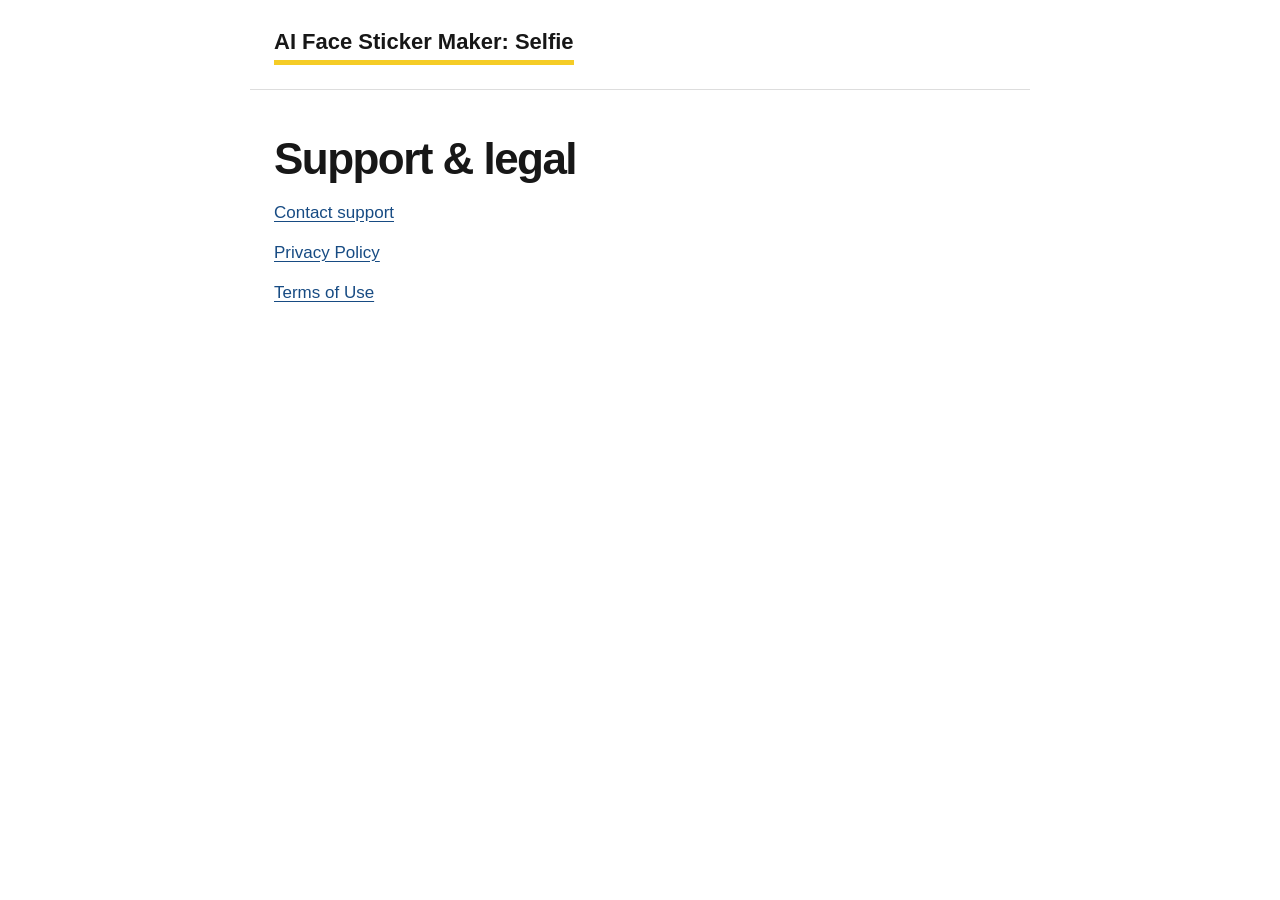
<file: index.html>
<!doctype html><html lang="en"><head><meta charset="utf-8"><meta name="viewport" content="width=device-width, initial-scale=1"><title>AI Face Sticker Maker: Selfie — Support &amp; Legal</title><link rel="stylesheet" href="styles.css"></head><body><header><span class="brand">AI Face Sticker Maker: Selfie</span></header><main><h1>Support &amp; legal</h1><p><a href="support/">Contact support</a></p><p><a href="privacy/">Privacy Policy</a></p><p><a href="terms/">Terms of Use</a></p></main></body></html>
</file>
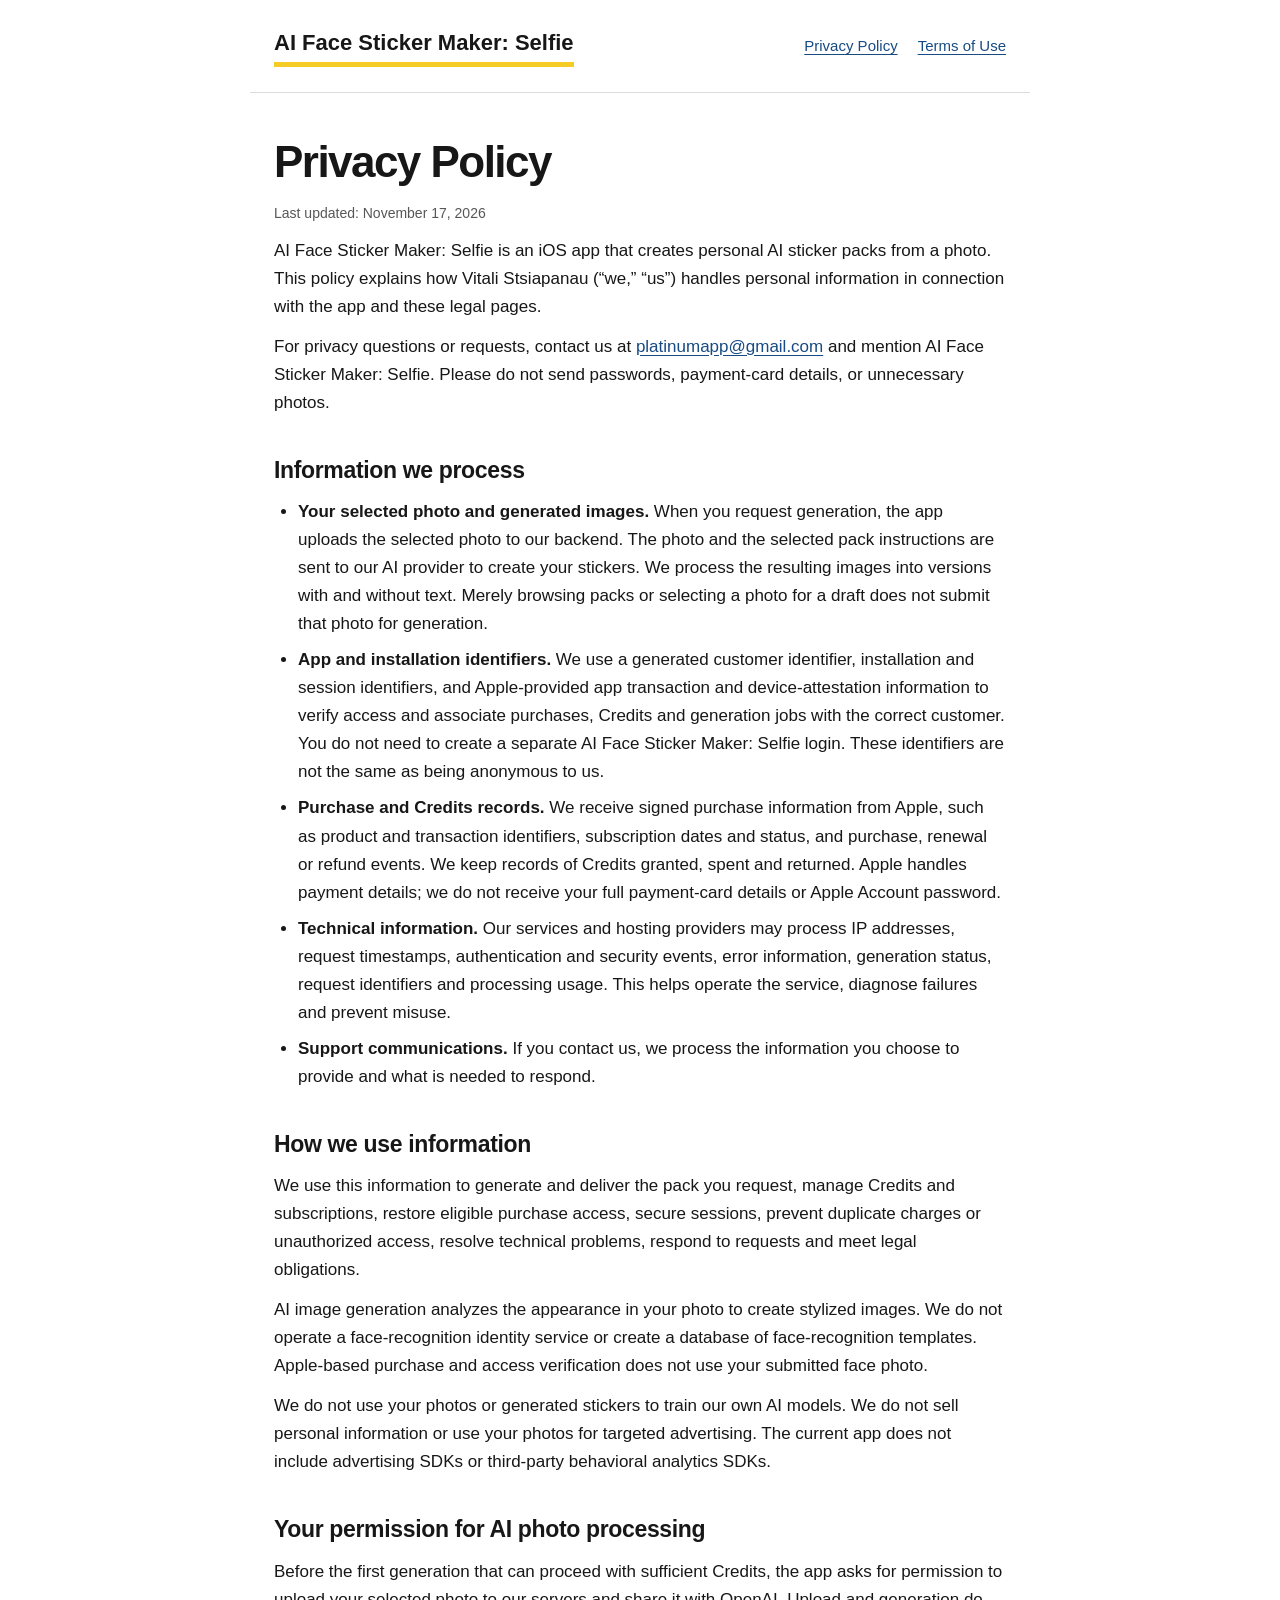
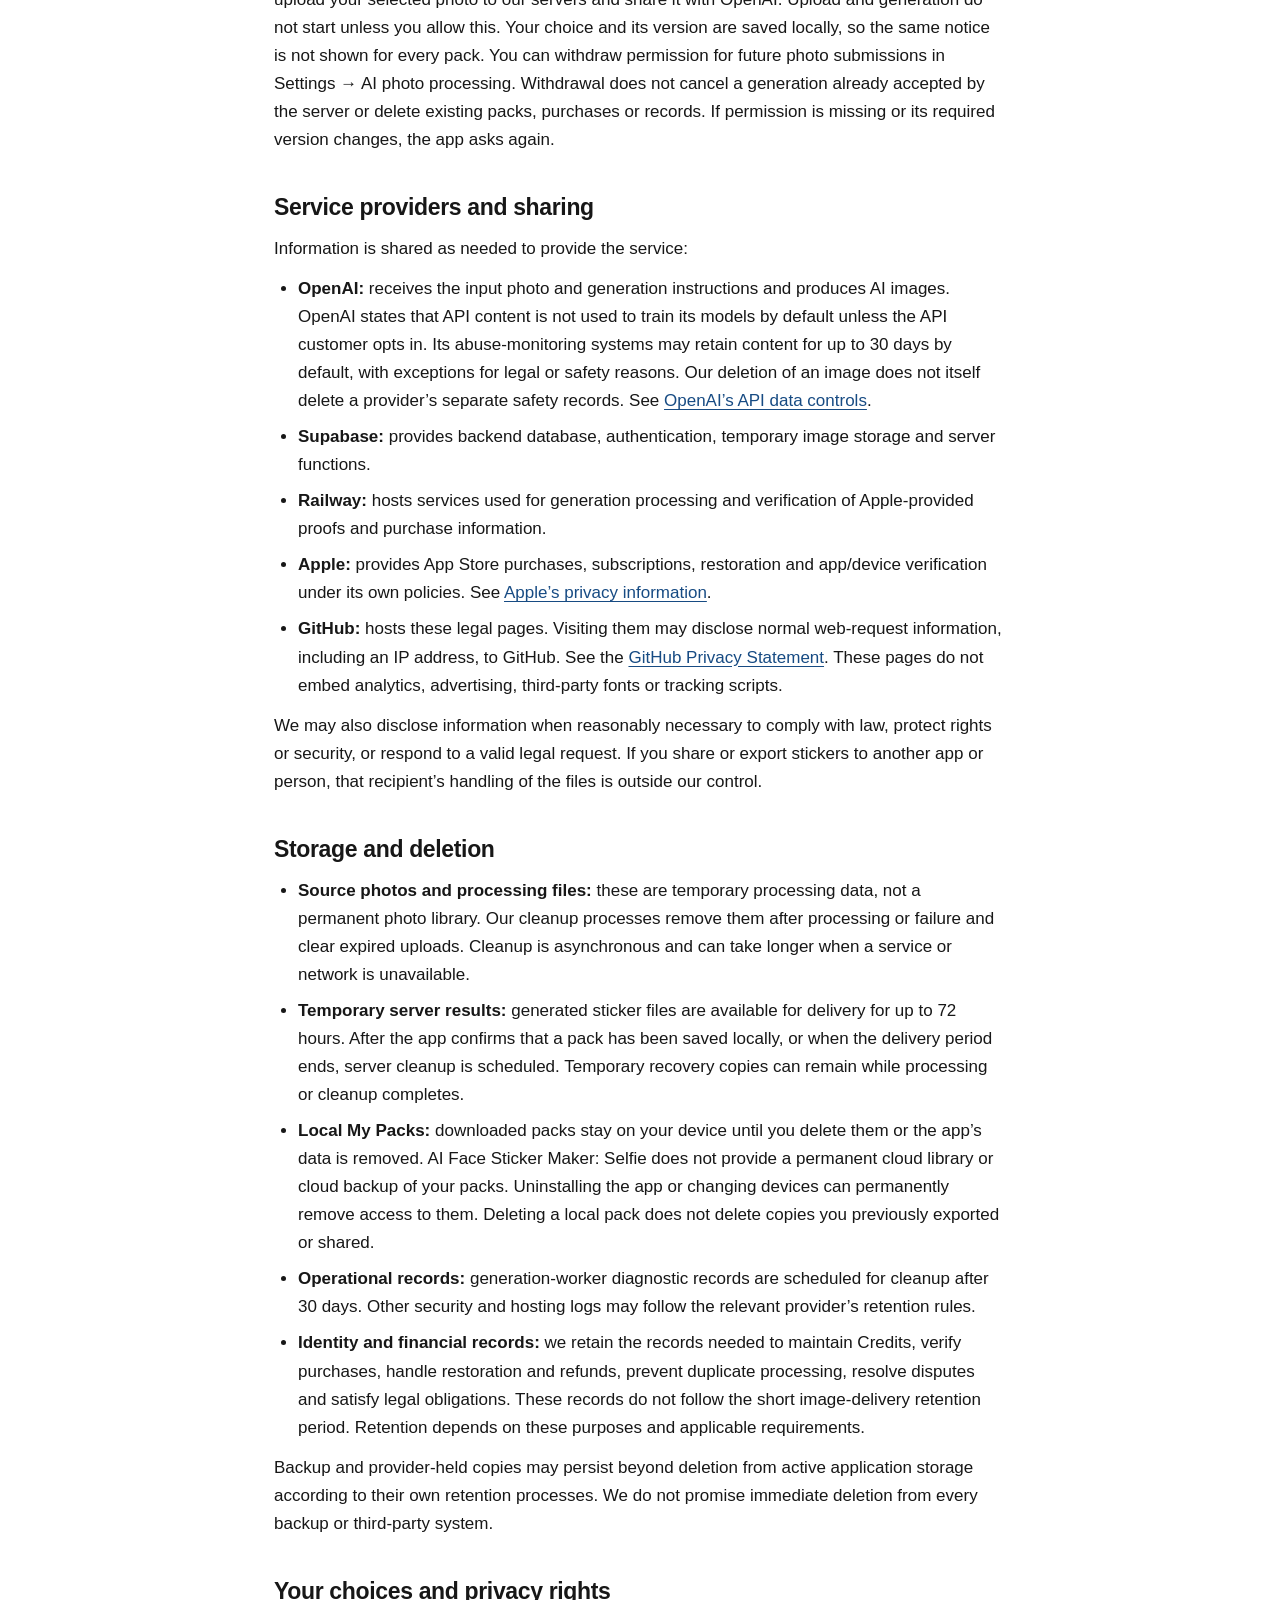
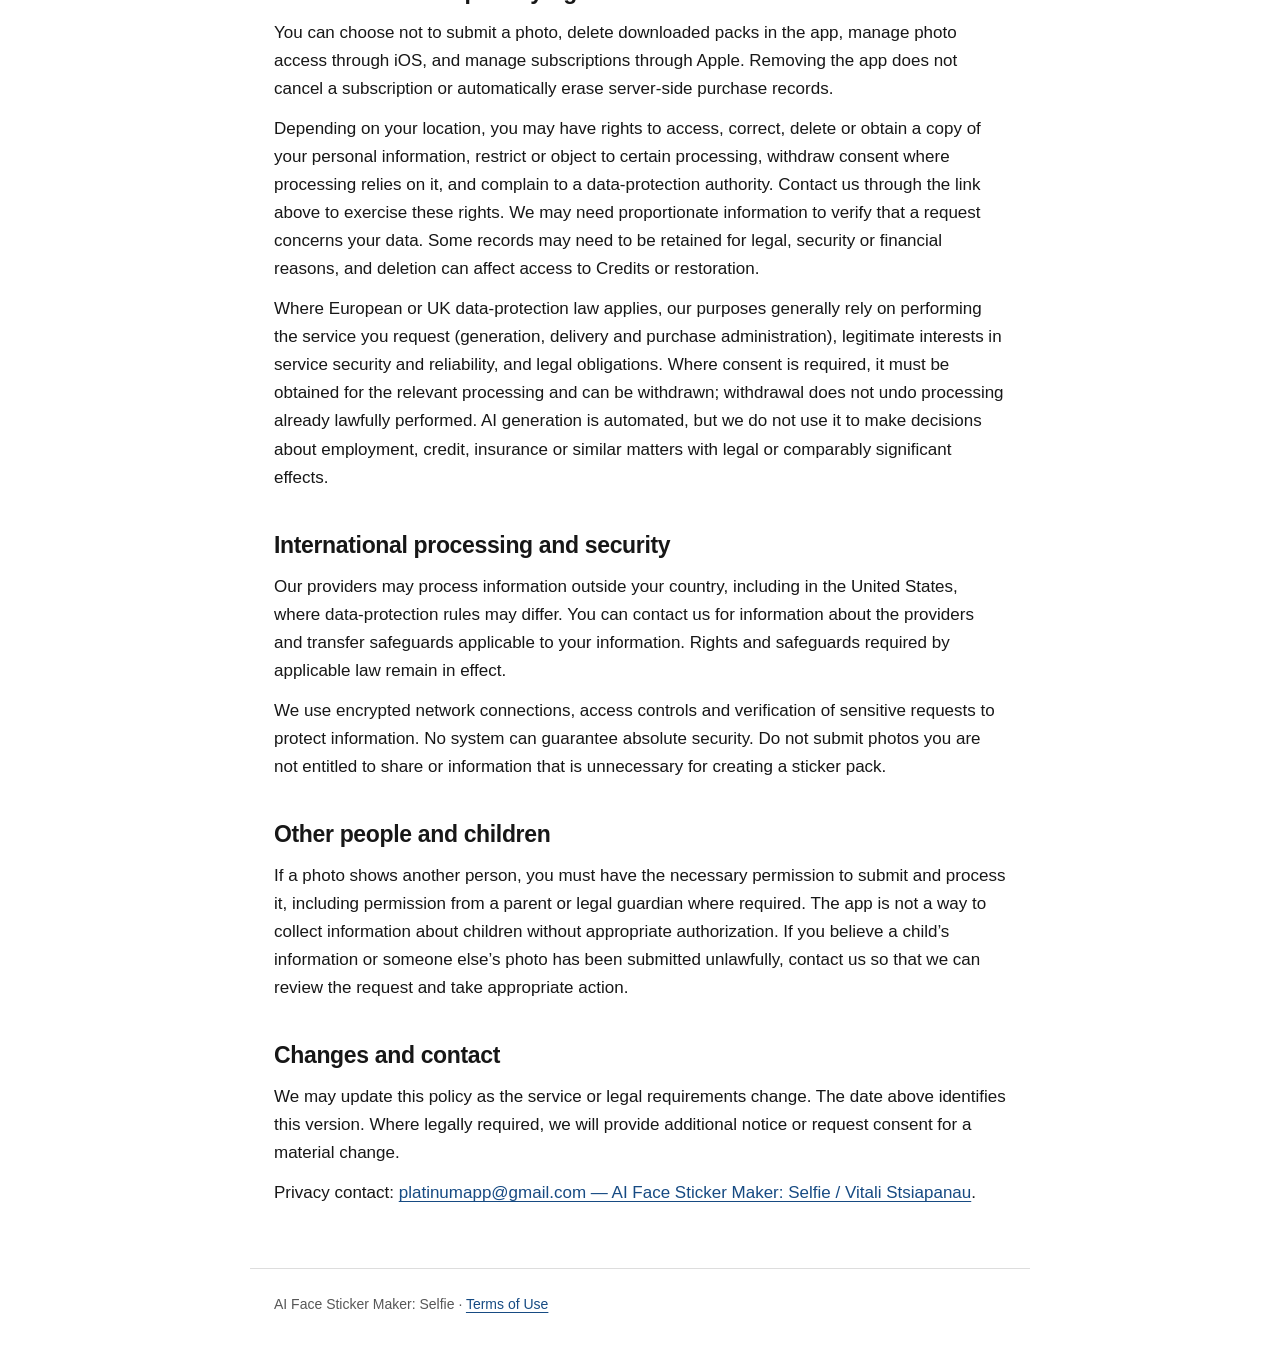
<file: privacy/index.html>
<!doctype html>
<html lang="en">
<head>
<meta charset="utf-8"><meta name="viewport" content="width=device-width, initial-scale=1">
<meta name="description" content="How AI Face Sticker Maker: Selfie handles photos, AI-generated stickers, purchases, identifiers and privacy requests.">
<title>Privacy Policy — AI Face Sticker Maker: Selfie</title><link rel="stylesheet" href="../styles.css">
</head>
<body>
<a class="skip" href="#content">Skip to content</a>
<header><a class="brand" href="../">AI Face Sticker Maker: Selfie</a><nav aria-label="Legal documents"><a href="./" aria-current="page">Privacy Policy</a><a href="../terms/">Terms of Use</a></nav></header>
<main id="content">
<h1>Privacy Policy</h1>
<p class="meta">Last updated: November 17, 2026</p>
<p>AI Face Sticker Maker: Selfie is an iOS app that creates personal AI sticker packs from a photo. This policy explains how Vitali Stsiapanau (“we,” “us”) handles personal information in connection with the app and these legal pages.</p>
<p>For privacy questions or requests, contact us at <a href="mailto:platinumapp@gmail.com">platinumapp@gmail.com</a> and mention AI Face Sticker Maker: Selfie. Please do not send passwords, payment-card details, or unnecessary photos.</p>
<h2>Information we process</h2>
<ul>
<li><strong>Your selected photo and generated images.</strong> When you request generation, the app uploads the selected photo to our backend. The photo and the selected pack instructions are sent to our AI provider to create your stickers. We process the resulting images into versions with and without text. Merely browsing packs or selecting a photo for a draft does not submit that photo for generation.</li>
<li><strong>App and installation identifiers.</strong> We use a generated customer identifier, installation and session identifiers, and Apple-provided app transaction and device-attestation information to verify access and associate purchases, Credits and generation jobs with the correct customer. You do not need to create a separate AI Face Sticker Maker: Selfie login. These identifiers are not the same as being anonymous to us.</li>
<li><strong>Purchase and Credits records.</strong> We receive signed purchase information from Apple, such as product and transaction identifiers, subscription dates and status, and purchase, renewal or refund events. We keep records of Credits granted, spent and returned. Apple handles payment details; we do not receive your full payment-card details or Apple Account password.</li>
<li><strong>Technical information.</strong> Our services and hosting providers may process IP addresses, request timestamps, authentication and security events, error information, generation status, request identifiers and processing usage. This helps operate the service, diagnose failures and prevent misuse.</li>
<li><strong>Support communications.</strong> If you contact us, we process the information you choose to provide and what is needed to respond.</li>
</ul>
<h2>How we use information</h2>
<p>We use this information to generate and deliver the pack you request, manage Credits and subscriptions, restore eligible purchase access, secure sessions, prevent duplicate charges or unauthorized access, resolve technical problems, respond to requests and meet legal obligations.</p>
<p>AI image generation analyzes the appearance in your photo to create stylized images. We do not operate a face-recognition identity service or create a database of face-recognition templates. Apple-based purchase and access verification does not use your submitted face photo.</p>
<p>We do not use your photos or generated stickers to train our own AI models. We do not sell personal information or use your photos for targeted advertising. The current app does not include advertising SDKs or third-party behavioral analytics SDKs.</p>
<h2>Your permission for AI photo processing</h2>
<p>Before the first generation that can proceed with sufficient Credits, the app asks for permission to upload your selected photo to our servers and share it with OpenAI. Upload and generation do not start unless you allow this. Your choice and its version are saved locally, so the same notice is not shown for every pack. You can withdraw permission for future photo submissions in Settings → AI photo processing. Withdrawal does not cancel a generation already accepted by the server or delete existing packs, purchases or records. If permission is missing or its required version changes, the app asks again.</p>
<h2>Service providers and sharing</h2>
<p>Information is shared as needed to provide the service:</p>
<ul>
<li><strong>OpenAI:</strong> receives the input photo and generation instructions and produces AI images. OpenAI states that API content is not used to train its models by default unless the API customer opts in. Its abuse-monitoring systems may retain content for up to 30 days by default, with exceptions for legal or safety reasons. Our deletion of an image does not itself delete a provider’s separate safety records. See <a href="https://developers.openai.com/api/docs/guides/your-data">OpenAI’s API data controls</a>.</li>
<li><strong>Supabase:</strong> provides backend database, authentication, temporary image storage and server functions.</li>
<li><strong>Railway:</strong> hosts services used for generation processing and verification of Apple-provided proofs and purchase information.</li>
<li><strong>Apple:</strong> provides App Store purchases, subscriptions, restoration and app/device verification under its own policies. See <a href="https://www.apple.com/legal/privacy/">Apple’s privacy information</a>.</li>
<li><strong>GitHub:</strong> hosts these legal pages. Visiting them may disclose normal web-request information, including an IP address, to GitHub. See the <a href="https://docs.github.com/en/site-policy/privacy-policies/github-general-privacy-statement">GitHub Privacy Statement</a>. These pages do not embed analytics, advertising, third-party fonts or tracking scripts.</li>
</ul>
<p>We may also disclose information when reasonably necessary to comply with law, protect rights or security, or respond to a valid legal request. If you share or export stickers to another app or person, that recipient’s handling of the files is outside our control.</p>
<h2>Storage and deletion</h2>
<ul>
<li><strong>Source photos and processing files:</strong> these are temporary processing data, not a permanent photo library. Our cleanup processes remove them after processing or failure and clear expired uploads. Cleanup is asynchronous and can take longer when a service or network is unavailable.</li>
<li><strong>Temporary server results:</strong> generated sticker files are available for delivery for up to 72 hours. After the app confirms that a pack has been saved locally, or when the delivery period ends, server cleanup is scheduled. Temporary recovery copies can remain while processing or cleanup completes.</li>
<li><strong>Local My Packs:</strong> downloaded packs stay on your device until you delete them or the app’s data is removed. AI Face Sticker Maker: Selfie does not provide a permanent cloud library or cloud backup of your packs. Uninstalling the app or changing devices can permanently remove access to them. Deleting a local pack does not delete copies you previously exported or shared.</li>
<li><strong>Operational records:</strong> generation-worker diagnostic records are scheduled for cleanup after 30 days. Other security and hosting logs may follow the relevant provider’s retention rules.</li>
<li><strong>Identity and financial records:</strong> we retain the records needed to maintain Credits, verify purchases, handle restoration and refunds, prevent duplicate processing, resolve disputes and satisfy legal obligations. These records do not follow the short image-delivery retention period. Retention depends on these purposes and applicable requirements.</li>
</ul>
<p>Backup and provider-held copies may persist beyond deletion from active application storage according to their own retention processes. We do not promise immediate deletion from every backup or third-party system.</p>
<h2>Your choices and privacy rights</h2>
<p>You can choose not to submit a photo, delete downloaded packs in the app, manage photo access through iOS, and manage subscriptions through Apple. Removing the app does not cancel a subscription or automatically erase server-side purchase records.</p>
<p>Depending on your location, you may have rights to access, correct, delete or obtain a copy of your personal information, restrict or object to certain processing, withdraw consent where processing relies on it, and complain to a data-protection authority. Contact us through the link above to exercise these rights. We may need proportionate information to verify that a request concerns your data. Some records may need to be retained for legal, security or financial reasons, and deletion can affect access to Credits or restoration.</p>
<p>Where European or UK data-protection law applies, our purposes generally rely on performing the service you request (generation, delivery and purchase administration), legitimate interests in service security and reliability, and legal obligations. Where consent is required, it must be obtained for the relevant processing and can be withdrawn; withdrawal does not undo processing already lawfully performed. AI generation is automated, but we do not use it to make decisions about employment, credit, insurance or similar matters with legal or comparably significant effects.</p>
<h2>International processing and security</h2>
<p>Our providers may process information outside your country, including in the United States, where data-protection rules may differ. You can contact us for information about the providers and transfer safeguards applicable to your information. Rights and safeguards required by applicable law remain in effect.</p>
<p>We use encrypted network connections, access controls and verification of sensitive requests to protect information. No system can guarantee absolute security. Do not submit photos you are not entitled to share or information that is unnecessary for creating a sticker pack.</p>
<h2>Other people and children</h2>
<p>If a photo shows another person, you must have the necessary permission to submit and process it, including permission from a parent or legal guardian where required. The app is not a way to collect information about children without appropriate authorization. If you believe a child’s information or someone else’s photo has been submitted unlawfully, contact us so that we can review the request and take appropriate action.</p>
<h2>Changes and contact</h2>
<p>We may update this policy as the service or legal requirements change. The date above identifies this version. Where legally required, we will provide additional notice or request consent for a material change.</p>
<p>Privacy contact: <a href="mailto:platinumapp@gmail.com">platinumapp@gmail.com — AI Face Sticker Maker: Selfie / Vitali Stsiapanau</a>.</p>
</main>
<footer>AI Face Sticker Maker: Selfie · <a href="../terms/">Terms of Use</a></footer>
</body></html>
</file>
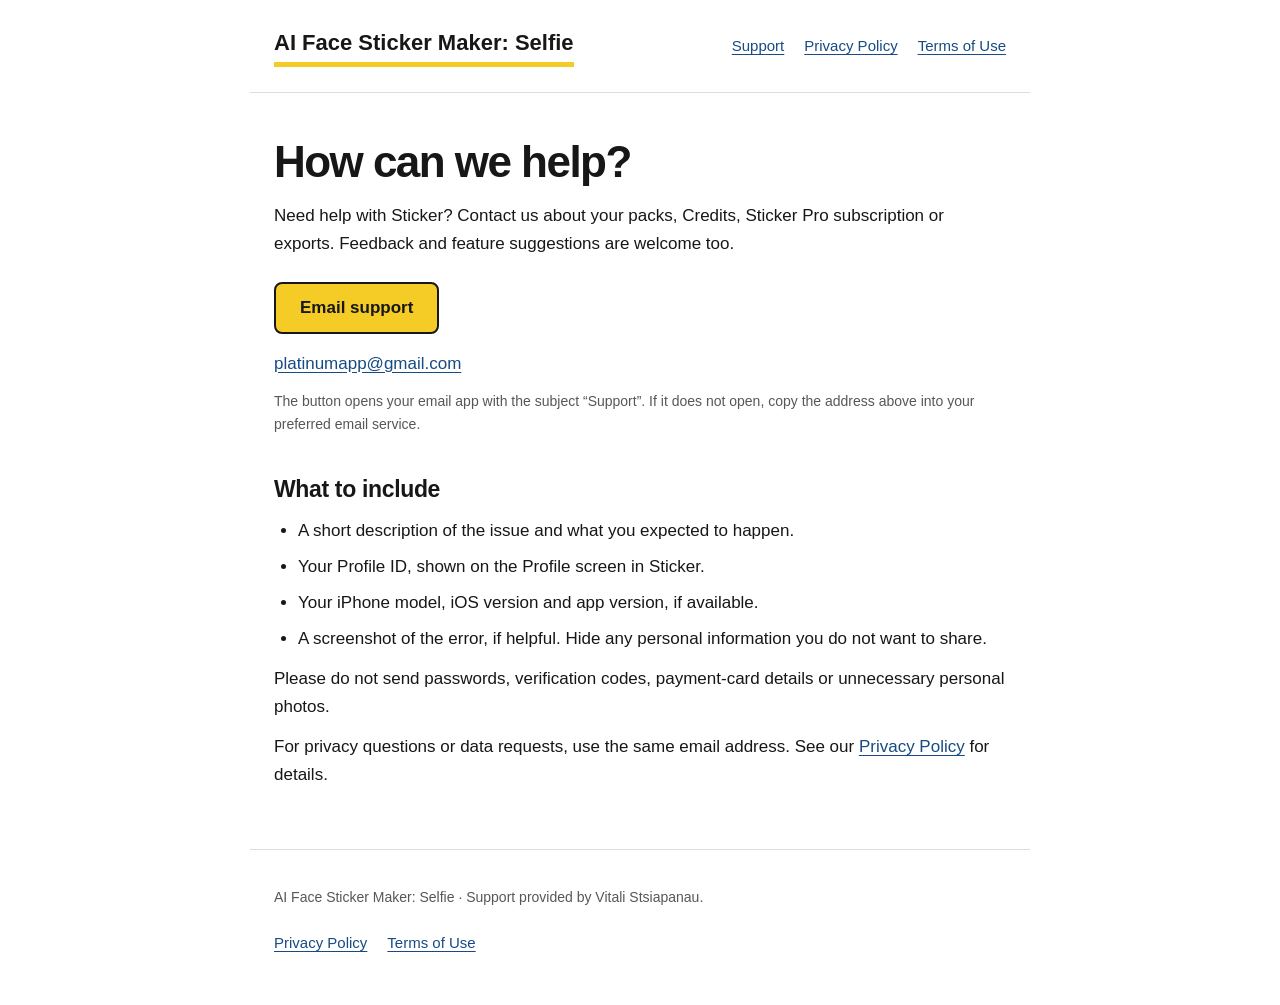
<file: support/index.html>
<!doctype html>
<html lang="en">
<head>
<meta charset="utf-8"><meta name="viewport" content="width=device-width, initial-scale=1">
<meta name="description" content="Contact support for AI Face Sticker Maker: Selfie. Get help with sticker packs, Credits, subscriptions and exports.">
<title>Support — AI Face Sticker Maker: Selfie</title>
<link rel="stylesheet" href="../styles.css">
</head>
<body>
<a class="skip" href="#content">Skip to content</a>
<header><a class="brand" href="../">AI Face Sticker Maker: Selfie</a><nav aria-label="Support and legal"><a href="./" aria-current="page">Support</a><a href="../privacy/">Privacy Policy</a><a href="../terms/">Terms of Use</a></nav></header>
<main id="content">
<h1>How can we help?</h1>
<p>Need help with Sticker? Contact us about your packs, Credits, Sticker Pro subscription or exports. Feedback and feature suggestions are welcome too.</p>
<p class="support-action"><a class="email-button" href="mailto:platinumapp@gmail.com?subject=Support">Email support</a></p>
<p><a href="mailto:platinumapp@gmail.com?subject=Support">platinumapp@gmail.com</a></p>
<p class="meta">The button opens your email app with the subject “Support”. If it does not open, copy the address above into your preferred email service.</p>
<h2>What to include</h2>
<ul>
<li>A short description of the issue and what you expected to happen.</li>
<li>Your Profile ID, shown on the Profile screen in Sticker.</li>
<li>Your iPhone model, iOS version and app version, if available.</li>
<li>A screenshot of the error, if helpful. Hide any personal information you do not want to share.</li>
</ul>
<p>Please do not send passwords, verification codes, payment-card details or unnecessary personal photos.</p>
<p>For privacy questions or data requests, use the same email address. See our <a href="../privacy/">Privacy Policy</a> for details.</p>
</main>
<footer><p>AI Face Sticker Maker: Selfie · Support provided by Vitali Stsiapanau.</p><nav aria-label="Footer"><a href="../privacy/">Privacy Policy</a><a href="../terms/">Terms of Use</a></nav></footer>
</body>
</html>
</file>
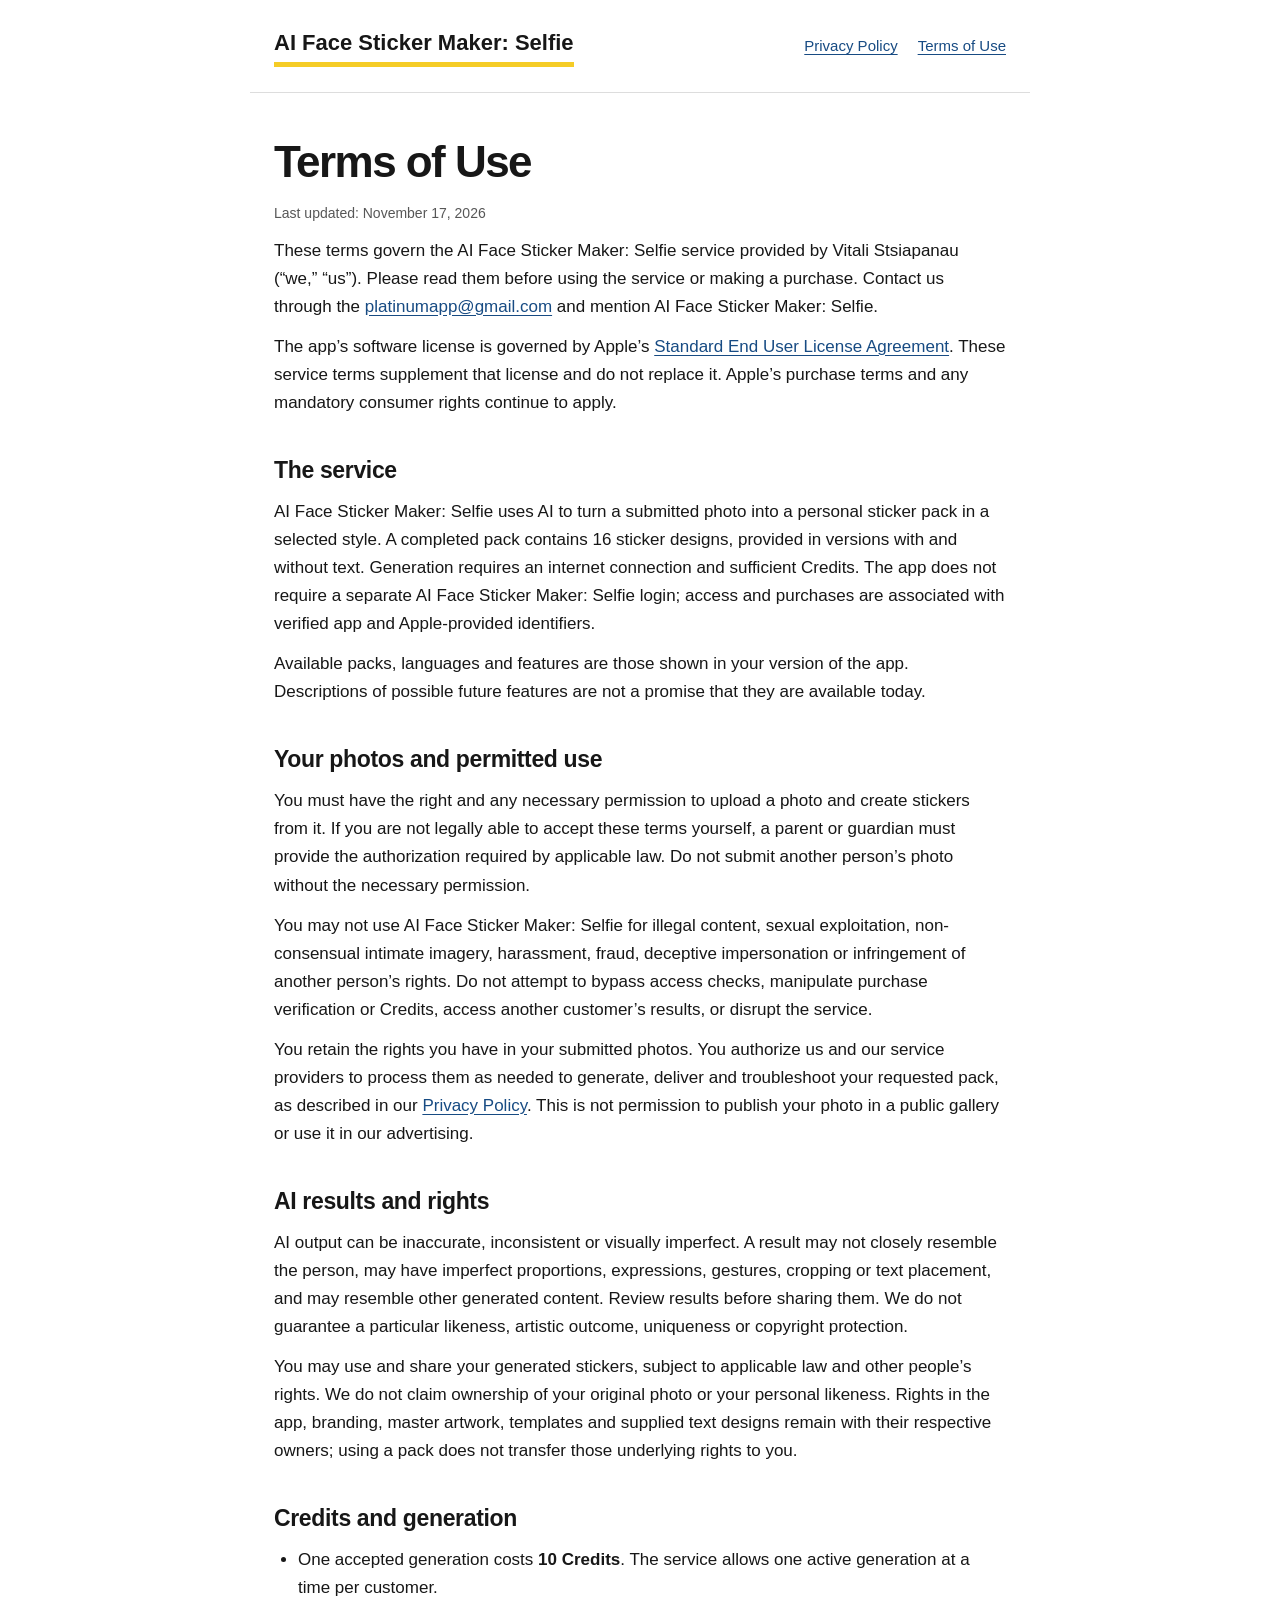
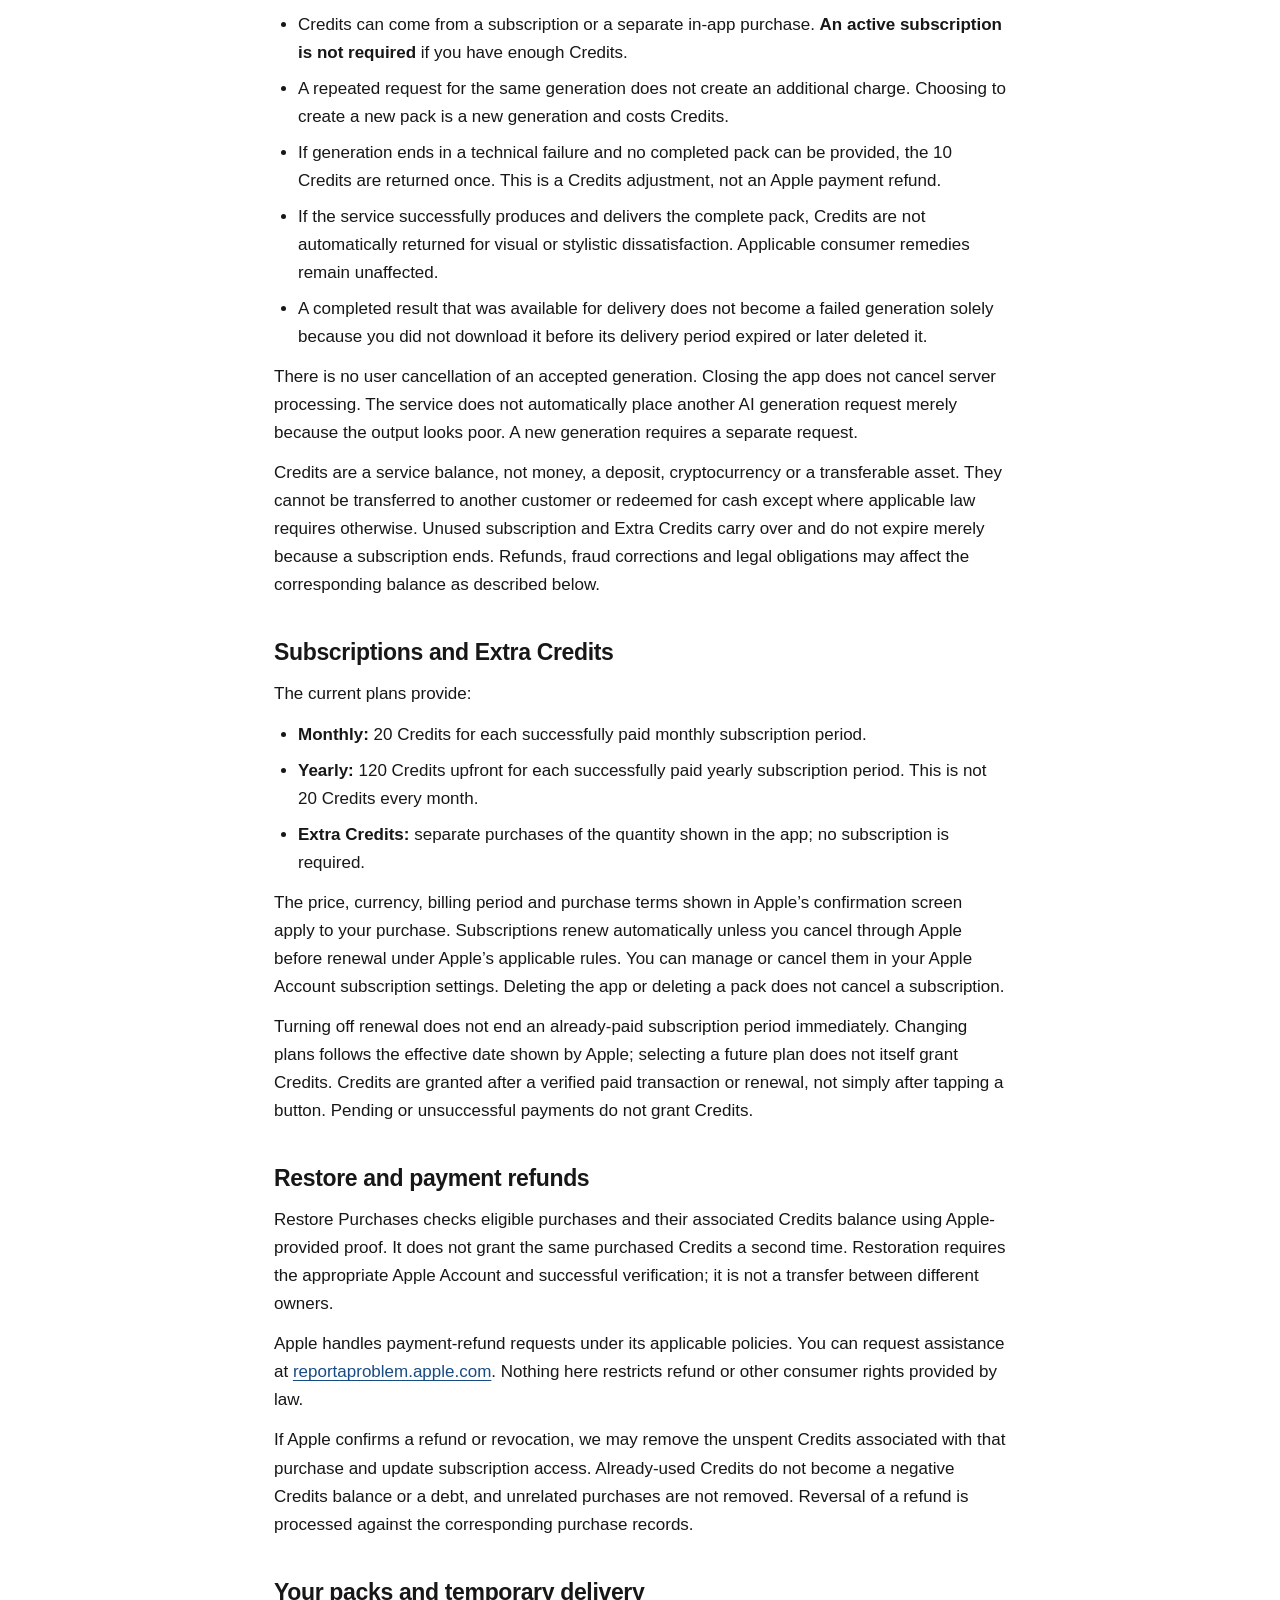
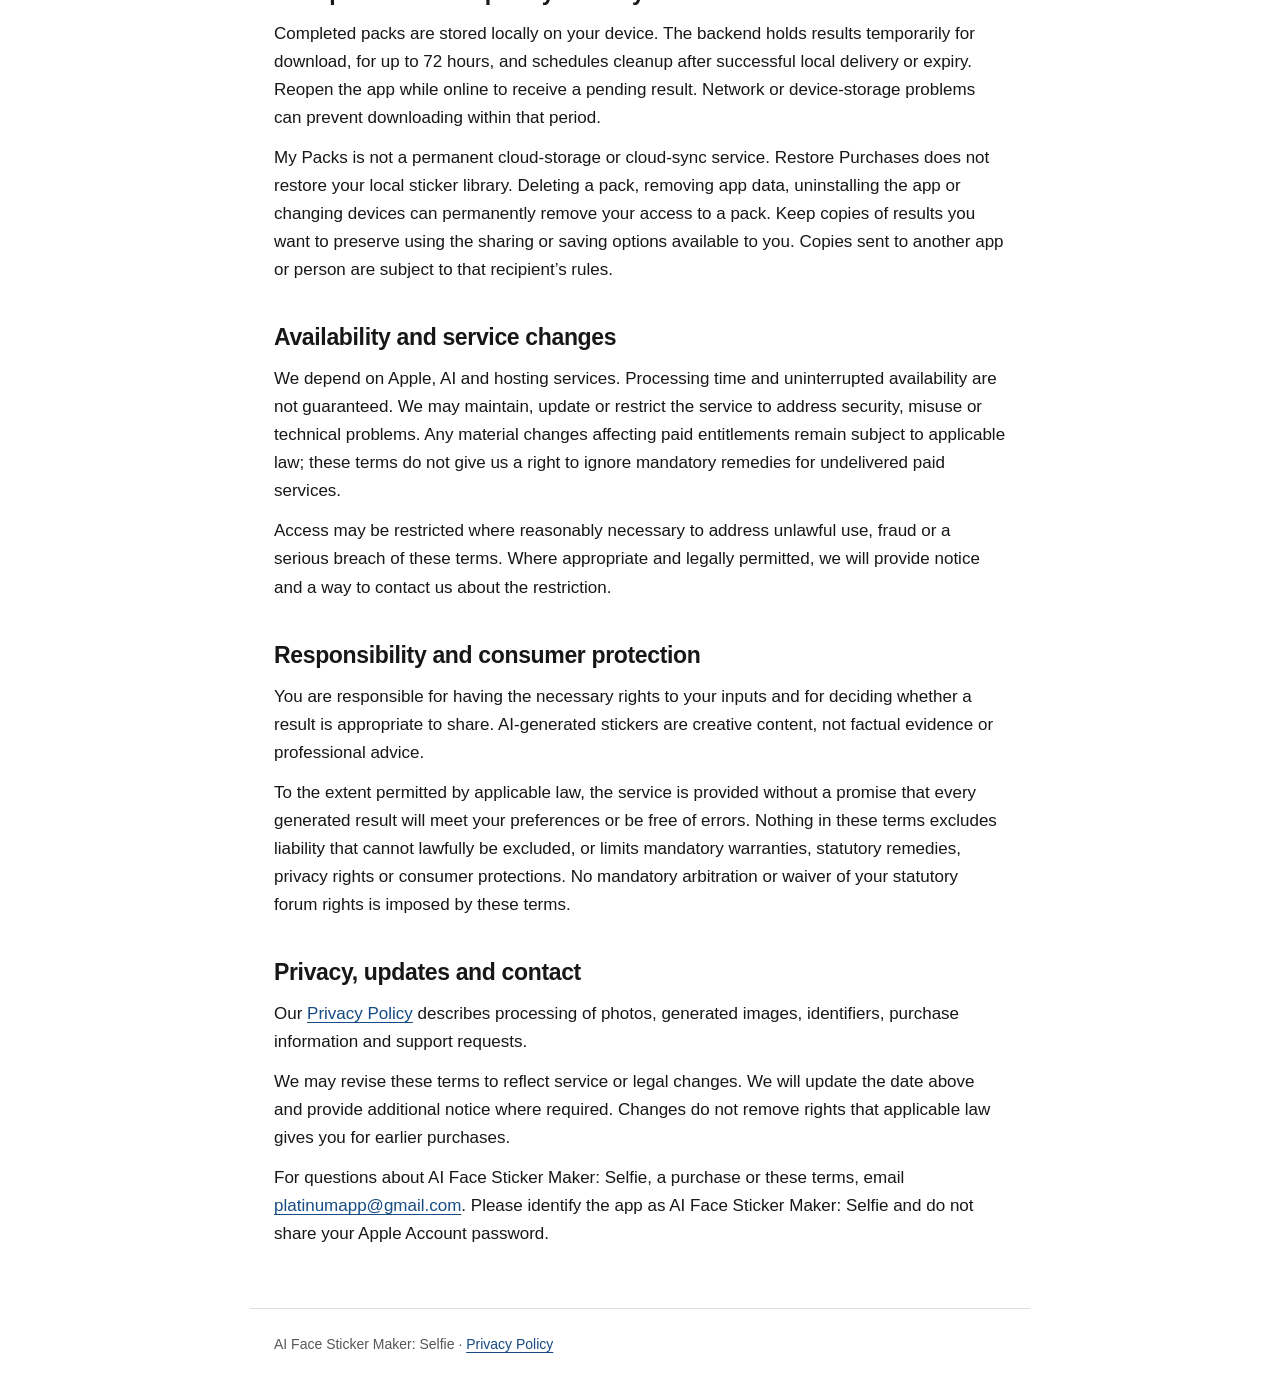
<file: terms/index.html>
<!doctype html>
<html lang="en">
<head>
<meta charset="utf-8"><meta name="viewport" content="width=device-width, initial-scale=1">
<meta name="description" content="Terms for using AI Face Sticker Maker: Selfie, AI sticker generation, Credits, subscriptions and local packs.">
<title>Terms of Use — AI Face Sticker Maker: Selfie</title><link rel="stylesheet" href="../styles.css">
</head>
<body>
<a class="skip" href="#content">Skip to content</a>
<header><a class="brand" href="../">AI Face Sticker Maker: Selfie</a><nav aria-label="Legal documents"><a href="../privacy/">Privacy Policy</a><a href="./" aria-current="page">Terms of Use</a></nav></header>
<main id="content">
<h1>Terms of Use</h1>
<p class="meta">Last updated: November 17, 2026</p>
<p>These terms govern the AI Face Sticker Maker: Selfie service provided by Vitali Stsiapanau (“we,” “us”). Please read them before using the service or making a purchase. Contact us through the <a href="mailto:platinumapp@gmail.com">platinumapp@gmail.com</a> and mention AI Face Sticker Maker: Selfie.</p>
<p>The app’s software license is governed by Apple’s <a href="https://www.apple.com/legal/internet-services/itunes/dev/stdeula/">Standard End User License Agreement</a>. These service terms supplement that license and do not replace it. Apple’s purchase terms and any mandatory consumer rights continue to apply.</p>
<h2>The service</h2>
<p>AI Face Sticker Maker: Selfie uses AI to turn a submitted photo into a personal sticker pack in a selected style. A completed pack contains 16 sticker designs, provided in versions with and without text. Generation requires an internet connection and sufficient Credits. The app does not require a separate AI Face Sticker Maker: Selfie login; access and purchases are associated with verified app and Apple-provided identifiers.</p>
<p>Available packs, languages and features are those shown in your version of the app. Descriptions of possible future features are not a promise that they are available today.</p>
<h2>Your photos and permitted use</h2>
<p>You must have the right and any necessary permission to upload a photo and create stickers from it. If you are not legally able to accept these terms yourself, a parent or guardian must provide the authorization required by applicable law. Do not submit another person’s photo without the necessary permission.</p>
<p>You may not use AI Face Sticker Maker: Selfie for illegal content, sexual exploitation, non-consensual intimate imagery, harassment, fraud, deceptive impersonation or infringement of another person’s rights. Do not attempt to bypass access checks, manipulate purchase verification or Credits, access another customer’s results, or disrupt the service.</p>
<p>You retain the rights you have in your submitted photos. You authorize us and our service providers to process them as needed to generate, deliver and troubleshoot your requested pack, as described in our <a href="../privacy/">Privacy Policy</a>. This is not permission to publish your photo in a public gallery or use it in our advertising.</p>
<h2>AI results and rights</h2>
<p>AI output can be inaccurate, inconsistent or visually imperfect. A result may not closely resemble the person, may have imperfect proportions, expressions, gestures, cropping or text placement, and may resemble other generated content. Review results before sharing them. We do not guarantee a particular likeness, artistic outcome, uniqueness or copyright protection.</p>
<p>You may use and share your generated stickers, subject to applicable law and other people’s rights. We do not claim ownership of your original photo or your personal likeness. Rights in the app, branding, master artwork, templates and supplied text designs remain with their respective owners; using a pack does not transfer those underlying rights to you.</p>
<h2>Credits and generation</h2>
<ul>
<li>One accepted generation costs <strong>10 Credits</strong>. The service allows one active generation at a time per customer.</li>
<li>Credits can come from a subscription or a separate in-app purchase. <strong>An active subscription is not required</strong> if you have enough Credits.</li>
<li>A repeated request for the same generation does not create an additional charge. Choosing to create a new pack is a new generation and costs Credits.</li>
<li>If generation ends in a technical failure and no completed pack can be provided, the 10 Credits are returned once. This is a Credits adjustment, not an Apple payment refund.</li>
<li>If the service successfully produces and delivers the complete pack, Credits are not automatically returned for visual or stylistic dissatisfaction. Applicable consumer remedies remain unaffected.</li>
<li>A completed result that was available for delivery does not become a failed generation solely because you did not download it before its delivery period expired or later deleted it.</li>
</ul>
<p>There is no user cancellation of an accepted generation. Closing the app does not cancel server processing. The service does not automatically place another AI generation request merely because the output looks poor. A new generation requires a separate request.</p>
<p>Credits are a service balance, not money, a deposit, cryptocurrency or a transferable asset. They cannot be transferred to another customer or redeemed for cash except where applicable law requires otherwise. Unused subscription and Extra Credits carry over and do not expire merely because a subscription ends. Refunds, fraud corrections and legal obligations may affect the corresponding balance as described below.</p>
<h2>Subscriptions and Extra Credits</h2>
<p>The current plans provide:</p>
<ul>
<li><strong>Monthly:</strong> 20 Credits for each successfully paid monthly subscription period.</li>
<li><strong>Yearly:</strong> 120 Credits upfront for each successfully paid yearly subscription period. This is not 20 Credits every month.</li>
<li><strong>Extra Credits:</strong> separate purchases of the quantity shown in the app; no subscription is required.</li>
</ul>
<p>The price, currency, billing period and purchase terms shown in Apple’s confirmation screen apply to your purchase. Subscriptions renew automatically unless you cancel through Apple before renewal under Apple’s applicable rules. You can manage or cancel them in your Apple Account subscription settings. Deleting the app or deleting a pack does not cancel a subscription.</p>
<p>Turning off renewal does not end an already-paid subscription period immediately. Changing plans follows the effective date shown by Apple; selecting a future plan does not itself grant Credits. Credits are granted after a verified paid transaction or renewal, not simply after tapping a button. Pending or unsuccessful payments do not grant Credits.</p>
<h2>Restore and payment refunds</h2>
<p>Restore Purchases checks eligible purchases and their associated Credits balance using Apple-provided proof. It does not grant the same purchased Credits a second time. Restoration requires the appropriate Apple Account and successful verification; it is not a transfer between different owners.</p>
<p>Apple handles payment-refund requests under its applicable policies. You can request assistance at <a href="https://reportaproblem.apple.com/">reportaproblem.apple.com</a>. Nothing here restricts refund or other consumer rights provided by law.</p>
<p>If Apple confirms a refund or revocation, we may remove the unspent Credits associated with that purchase and update subscription access. Already-used Credits do not become a negative Credits balance or a debt, and unrelated purchases are not removed. Reversal of a refund is processed against the corresponding purchase records.</p>
<h2>Your packs and temporary delivery</h2>
<p>Completed packs are stored locally on your device. The backend holds results temporarily for download, for up to 72 hours, and schedules cleanup after successful local delivery or expiry. Reopen the app while online to receive a pending result. Network or device-storage problems can prevent downloading within that period.</p>
<p>My Packs is not a permanent cloud-storage or cloud-sync service. Restore Purchases does not restore your local sticker library. Deleting a pack, removing app data, uninstalling the app or changing devices can permanently remove your access to a pack. Keep copies of results you want to preserve using the sharing or saving options available to you. Copies sent to another app or person are subject to that recipient’s rules.</p>
<h2>Availability and service changes</h2>
<p>We depend on Apple, AI and hosting services. Processing time and uninterrupted availability are not guaranteed. We may maintain, update or restrict the service to address security, misuse or technical problems. Any material changes affecting paid entitlements remain subject to applicable law; these terms do not give us a right to ignore mandatory remedies for undelivered paid services.</p>
<p>Access may be restricted where reasonably necessary to address unlawful use, fraud or a serious breach of these terms. Where appropriate and legally permitted, we will provide notice and a way to contact us about the restriction.</p>
<h2>Responsibility and consumer protection</h2>
<p>You are responsible for having the necessary rights to your inputs and for deciding whether a result is appropriate to share. AI-generated stickers are creative content, not factual evidence or professional advice.</p>
<p>To the extent permitted by applicable law, the service is provided without a promise that every generated result will meet your preferences or be free of errors. Nothing in these terms excludes liability that cannot lawfully be excluded, or limits mandatory warranties, statutory remedies, privacy rights or consumer protections. No mandatory arbitration or waiver of your statutory forum rights is imposed by these terms.</p>
<h2>Privacy, updates and contact</h2>
<p>Our <a href="../privacy/">Privacy Policy</a> describes processing of photos, generated images, identifiers, purchase information and support requests.</p>
<p>We may revise these terms to reflect service or legal changes. We will update the date above and provide additional notice where required. Changes do not remove rights that applicable law gives you for earlier purchases.</p>
<p>For questions about AI Face Sticker Maker: Selfie, a purchase or these terms, email <a href="mailto:platinumapp@gmail.com">platinumapp@gmail.com</a>. Please identify the app as AI Face Sticker Maker: Selfie and do not share your Apple Account password.</p>
</main>
<footer>AI Face Sticker Maker: Selfie · <a href="../privacy/">Privacy Policy</a></footer>
</body></html>
</file>
<file: styles.css>
:root { color-scheme: light; --paper: #fff; --ink: #171717; --muted: #575757; --line: #ddd; --accent: #f5cc26; --link: #174b83; }
* { box-sizing: border-box; }
html { -webkit-text-size-adjust: 100%; }
body { margin: 0; background: var(--paper); color: var(--ink); font: 17px/1.65 -apple-system, BlinkMacSystemFont, "Segoe UI", sans-serif; }
a { color: var(--link); text-underline-offset: .18em; overflow-wrap: anywhere; }
a:hover { text-decoration-thickness: 2px; }
a:focus-visible { outline: 3px solid var(--ink); outline-offset: 4px; background: var(--accent); }
header, main, footer { max-width: 780px; margin: auto; padding: 24px; }
header { border-bottom: 1px solid var(--line); display: flex; flex-wrap: wrap; gap: 16px; align-items: center; justify-content: space-between; }
.brand { color: var(--ink); font-weight: 800; font-size: 22px; text-decoration: none; border-bottom: 5px solid var(--accent); }
nav { display: flex; flex-wrap: wrap; gap: 8px 20px; font-size: 15px; }
nav a { display: inline-flex; align-items: center; min-height: 44px; }
h1 { font-size: clamp(30px, 7vw, 44px); line-height: 1.15; letter-spacing: -.035em; margin: 20px 0 14px; }
h2 { font-size: 23px; line-height: 1.35; margin: 38px 0 12px; letter-spacing: -.015em; }
p, ul { margin: 12px 0; }
ul { padding-left: 24px; }
li { margin: 8px 0; }
.meta, footer { color: var(--muted); font-size: 14px; }
footer { border-top: 1px solid var(--line); margin-top: 24px; padding-bottom: 40px; }
.skip { position: absolute; top: -100px; left: 16px; padding: 12px; background: white; }
.skip:focus { top: 12px; }
.support-action { margin: 24px 0 16px; }
.email-button { display: inline-flex; align-items: center; justify-content: center; min-height: 48px; padding: 10px 24px; border: 2px solid var(--ink); border-radius: 8px; background: var(--accent); color: var(--ink); font-weight: 700; text-decoration: none; }
.email-button:hover { text-decoration: underline; }
@media (max-width: 420px) { header, main, footer { padding-left: 20px; padding-right: 20px; } }
@media print { header, .skip { display: none; } main { max-width: none; } a { color: inherit; } }
</file>
